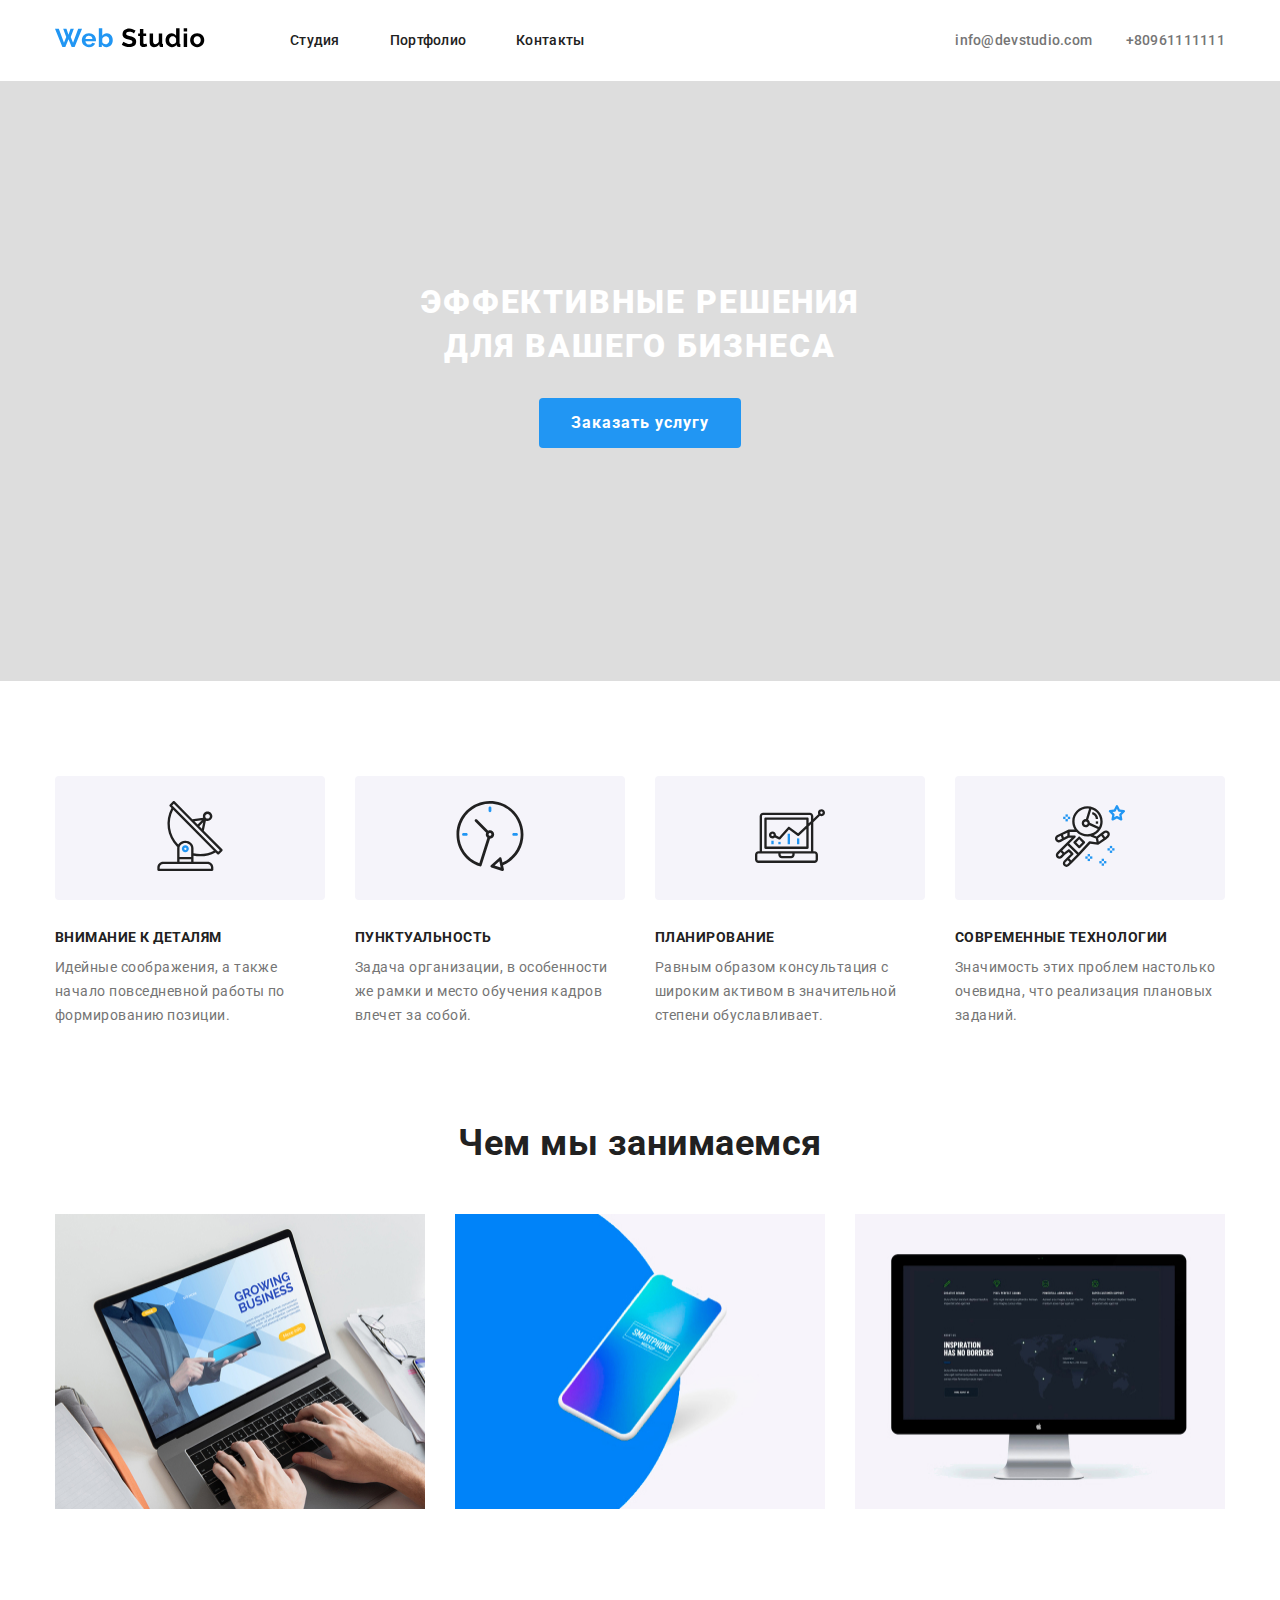
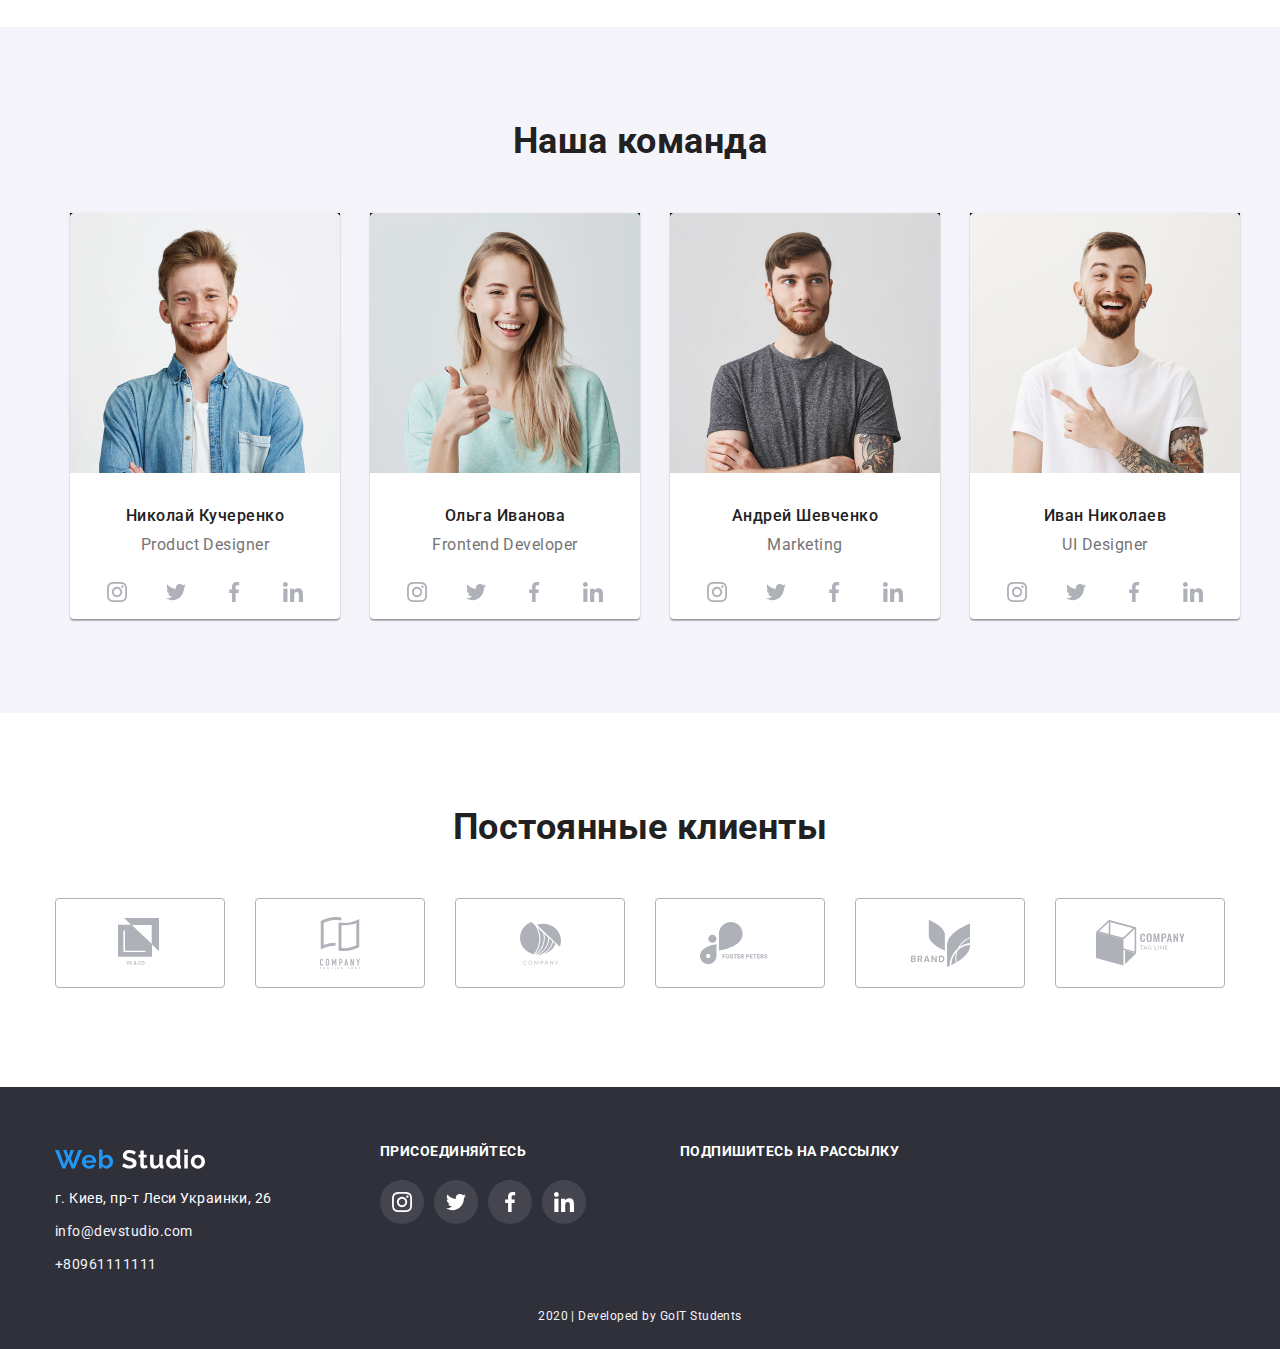
<file: index.html>
<!DOCTYPE html>
<html lang="en">
  <head>
    <meta charset="UTF-8" />
    <meta name="viewport" content="width=device-width, initial-scale=1.0" />
    <title>Web Studio</title>
    <link
      href="https://fonts.googleapis.com/css2?family=Roboto:wght@400;500;700;900&display=swap"
      rel="stylesheet"
    />
    <link rel="stylesheet" href="./css/normalize.css" />
    <link rel="stylesheet" href="./css/styles.css" />
  </head>
  <body>
    <!-- Навигация сайта -->
    <header>
      <div class="container">
        <nav class="flex-header">
          <a href="#" class="logo-header">
            <img
              src="images/logo.svg"
              alt="Web Studio"
              width="150"
              height="30"
            />
          </a>
          <ul class="flex-header">
            <li class="list-item">
              <a href="index.html" class="header-nav-link">Студия </a>
            </li>
            <li class="list-item">
              <a href="portfolio.html" class="header-nav-link">Портфолио </a>
            </li>
            <li class="list-item">
              <a href="#" class="header-nav-link">Контакты </a>
            </li>
          </ul>
          <address class="header-address">
            <a href="mailto:info@devstudio.com" class="header-nav-adress">
              info@devstudio.com
            </a>
            <a href="tel:+80961111111" class="header-nav-adress">
              +80961111111
            </a>
          </address>
        </nav>
      </div>
    </header>
    <!-- основная часть -->
    <main>
      <!-- Заказ услуг -->
      <section class="services-hero">
        <h1 class="services-text-hero item">
          эффективные решения <br />
          для вашего бизнеса
        </h1>
        <a href="#" class="services-button item"> Заказать услугу</a>
      </section>
      <!-- Преимущества -->
      <section>
        <div class="container">
          <h2 class="hide-item">Наши Преимущества</h2>
          <ul class="feature">
            <li>
              <div class="container-img">
                <img
                  src="images/antena.svg"
                  alt="antena"
                  width="70"
                  height="70"
                />
              </div>
              <h3 class="feature-title">Внимание к деталям</h3>
              <p class="feature-text">
                Идейные соображения, а также начало повседневной работы по
                формированию позиции.
              </p>
            </li>
            <li>
              <div class="container-img">
                <img
                  src="images/clock.svg"
                  alt="clock"
                  width="70"
                  height="70"
                />
              </div>
              <h3 class="feature-title">Пунктуальность</h3>
              <p class="feature-text">
                Задача организации, в особенности же рамки и место обучения
                кадров влечет за собой.
              </p>
            </li>
            <li>
              <div class="container-img">
                <img
                  src="images/diagram.svg"
                  alt="diagrama"
                  width="70"
                  height="70"
                />
              </div>
              <h3 class="feature-title">Планирование</h3>
              <p class="feature-text">
                Равным образом консультация с широким активом в значительной
                степени обуславливает.
              </p>
            </li>
            <li>
              <div class="container-img">
                <img
                  src="images/astronaunt.svg"
                  alt="astronaunt"
                  width="70"
                  height="70"
                />
              </div>
              <h3 class="feature-title">Современные технологии</h3>
              <p class="feature-text">
                Значимость этих проблем настолько очевидна, что реализация
                плановых заданий.
              </p>
            </li>
          </ul>
        </div>
      </section>
      <!-- Спектр деятельности-->
      <section class="what-are-we-doing">
        <div class="container">
          <h2 class="section-title">Чем мы занимаемся</h2>
          <ul class="what-are-we-doing-list">
            <li>
              <a href="#" class="what-are-we-doing-text">
                <img
                  src="images/desctop-apps.jpg"
                  alt="desctop-apps"
                  width="370"
                  height="295"
                />
                Десктопные приложения
              </a>
            </li>
            <li>
              <a href="#" class="what-are-we-doing-text">
                <img
                  src="images/mobile-apps.jpg"
                  alt="mobile-apps"
                  width="370"
                  height="295"
                />
                Мобильные приложения
              </a>
            </li>
            <li>
              <a href="#" class="what-are-we-doing-text">
                <img
                  src="images/design.jpg"
                  alt="design"
                  width="370"
                  height="295"
                />
                Дизайнерские решения
              </a>
            </li>
          </ul>
        </div>
      </section>
      <!-- Команда -->
      <section class="our-team">
        <div class="container">
          <h2 class="section-title">Наша команда</h2>
          <ul class="container">
            <li>
              <div class="box">
                <img
                  src="images/john-smith.jpg"
                  alt="John Smith"
                  width="270"
                  height="260"
                />
                <h3 class="our-team-title">Николай Кучеренко</h3>
                <p class="our-team-text">Product Designer</p>
                <div class="social-link">
                  <a
                    href="https://www.instagram.com"
                    target="_blank"
                    rel="noopener nofollow noreferrer"
                  >
                    <img
                      src="images/instagram1.svg"
                      alt="instagram"
                      width="44"
                      height="44"
                    />
                  </a>
                  <a
                    href="https://twitter.com"
                    target="_blank"
                    rel="noopener nofollow noreferrer"
                  >
                    <img
                      src="images/twitter.svg"
                      alt="twitter"
                      width="44"
                      height="44"
                    />
                  </a>
                  <a
                    href="https://www.facebook.com"
                    target="_blank"
                    rel="noopener nofollow noreferrer"
                  >
                    <img
                      src="images/facebook.svg"
                      alt="facebook"
                      width="44"
                      height="44"
                    />
                  </a>
                  <a
                    href="https://www.linkedin.com"
                    target="_blank"
                    rel="noopener nofollow noreferrer"
                  >
                    <img
                      src="images/linkedin.svg"
                      alt="linkedin"
                      width="44"
                      height="44"
                    />
                  </a>
                </div>
              </div>
            </li>
            <li>
              <div class="box">
                <img
                  src="images/marta-stewart.jpg"
                  alt="Marta Stewart"
                  width="270"
                  height="260"
                />
                <h3 class="our-team-title">Ольга Иванова</h3>
                <p class="our-team-text">Frontend Developer</p>
                <div class="social-link">
                  <a
                    href="https://www.instagram.com"
                    target="_blank"
                    rel="noopener nofollow noreferrer"
                  >
                    <img
                      src="images/instagram1.svg"
                      alt="instagram"
                      width="44"
                      height="44"
                    />
                  </a>
                  <a
                    href="https://twitter.com"
                    target="_blank"
                    rel="noopener nofollow noreferrer"
                  >
                    <img
                      src="images/twitter.svg"
                      alt="twitter"
                      width="44"
                      height="44"
                    />
                  </a>
                  <a
                    href="https://www.facebook.com"
                    target="_blank"
                    rel="noopener nofollow noreferrer"
                  >
                    <img
                      src="images/facebook.svg"
                      alt="facebook"
                      width="44"
                      height="44"
                    />
                  </a>
                  <a
                    href="https://www.linkedin.com"
                    target="_blank"
                    rel="noopener nofollow noreferrer"
                  >
                    <img
                      src="images/linkedin.svg"
                      alt="linkedin"
                      width="44"
                      height="44"
                    />
                  </a>
                </div>
              </div>
            </li>
            <li>
              <div class="box">
                <img
                  src="images/robert-jakis.jpg"
                  alt="Robert Jakis"
                  width="270"
                  height="260"
                />
                <h3 class="our-team-title">Андрей Шевченко</h3>
                <p class="our-team-text">Marketing</p>
                <div class="social-link">
                  <a
                    href="https://www.instagram.com"
                    target="_blank"
                    rel="noopener nofollow noreferrer"
                  >
                    <img
                      src="images/instagram1.svg"
                      alt="instagram"
                      width="44"
                      height="44"
                    />
                  </a>
                  <a
                    href="https://twitter.com"
                    target="_blank"
                    rel="noopener nofollow noreferrer"
                  >
                    <img
                      src="images/twitter.svg"
                      alt="twitter"
                      width="44"
                      height="44"
                    />
                  </a>
                  <a
                    href="https://www.facebook.com"
                    target="_blank"
                    rel="noopener nofollow noreferrer"
                  >
                    <img
                      src="images/facebook.svg"
                      alt="facebook"
                      width="44"
                      height="44"
                    />
                  </a>
                  <a
                    href="https://www.linkedin.com"
                    target="_blank"
                    rel="noopener nofollow noreferrer"
                  >
                    <img
                      src="images/linkedin.svg"
                      alt="linkedin"
                      width="44"
                      height="44"
                    />
                  </a>
                </div>
              </div>
            </li>
            <li>
              <div class="box">
                <img
                  src="images/martin-doe.jpg"
                  alt="Martin Doe"
                  width="270"
                  height="260"
                />
                <h3 class="our-team-title">Иван Николаев</h3>
                <p class="our-team-text">UI Designer</p>
                <div class="social-link">
                  <a
                    href="https://www.instagram.com"
                    target="_blank"
                    rel="noopener nofollow noreferrer"
                  >
                    <img
                      src="images/instagram1.svg"
                      alt="instagram"
                      width="44"
                      height="44"
                    />
                  </a>
                  <a
                    href="https://twitter.com"
                    target="_blank"
                    rel="noopener nofollow noreferrer"
                  >
                    <img
                      src="images/twitter.svg"
                      alt="twitter"
                      width="44"
                      height="44"
                    />
                  </a>
                  <a
                    href="https://www.facebook.com"
                    target="_blank"
                    rel="noopener nofollow noreferrer"
                  >
                    <img
                      src="images/facebook.svg"
                      alt="facebook"
                      width="44"
                      height="44"
                    />
                  </a>
                  <a
                    href="https://www.linkedin.com"
                    target="_blank"
                    rel="noopener nofollow noreferrer"
                  >
                    <img
                      src="images/linkedin.svg"
                      alt="linkedin"
                      width="44"
                      height="44"
                    />
                  </a>
                </div>
              </div>
            </li>
          </ul>
        </div>
      </section>
      <!-- Клиенты -->
      <section class="our-clients">
        <div class="container">
          <h2 class="section-title">Постоянные клиенты</h2>
          <ul class="our-clients-list">
            <li>
              <a href="#">
                <img
                  src="images/client-1.svg"
                  alt="client-1"
                  width="170"
                  height="90"
                />
              </a>
            </li>
            <li>
              <a href="#">
                <img
                  src="images/client-2.svg"
                  alt="client-2"
                  width="170"
                  height="90"
                />
              </a>
            </li>
            <li>
              <a href="#">
                <img
                  src="images/client-3.svg"
                  alt="client-3"
                  width="170"
                  height="90"
                />
              </a>
            </li>
            <li>
              <a href="#">
                <img
                  src="images/client-4.svg"
                  alt="client-4"
                  width="170"
                  height="90"
                />
              </a>
            </li>
            <li>
              <a href="#">
                <img
                  src="images/client-5.svg"
                  alt="client-5"
                  width="170"
                  height="90"
                />
              </a>
            </li>
            <li>
              <a href="#">
                <img
                  src="images/client-6.svg"
                  alt="client-6"
                  width="170"
                  height="90"
                />
              </a>
            </li>
          </ul>
        </div>
      </section>
    </main>
    <!-- подвал -->
    <footer>
      <!-- Контакты, адреса -->
      <section>
        <div class="container footer-box">
          <div class="footer-contacts">
            <h2 class="hide-item">Контакты, адреса, рассылка</h2>
            <a href="#">
              <img
                src="images/logo2.svg"
                alt="Web Studio"
                width="150"
                height="30"
              />
            </a>
            <address>
              <ul>
                <li class="item">
                  <a
                    href="https://www.google.com/maps/place/бул.+Леси+Украинки,+26,+Киев,+02000/data=!4m2!3m1!1s0x40d4cf0e033ecbe9:0x57a4dffefec77da0?sa=X&ved=2ahUKEwjTxvzg49PpAhVElosKHf4JD2gQ8gEwAHoECAsQAQ"
                    target="_blank"
                    rel="noopener nofollow noreferrer"
                    class="footer-adress-map"
                    >г. Киев, пр-т Леси Украинки, 26</a
                  >
                </li>
                <li class="item">
                  <a
                    href="mailto:info@devstudio.com"
                    class="footer-adress-link"
                  >
                    info@devstudio.com
                  </a>
                </li>
                <li class="item">
                  <a href="tel:+80961111111" class="footer-adress-link item">
                    +80961111111</a
                  >
                </li>
              </ul>
            </address>
          </div>
          <!-- Социальные сети -->
          <div class="footer-social-link">
            <p class="footer-titles">присоединяйтесь</p>
            <ul class="footer-social-pages">
              <li>
                <a
                  href="https://www.instagram.com"
                  target="_blank"
                  rel="noopener nofollow noreferrer"
                >
                  <img
                    src="images/instagram2.svg"
                    alt="instagram"
                    width="44"
                    height="44"
                  />
                </a>
              </li>
              <li>
                <a
                  href="https://twitter.com"
                  target="_blank"
                  rel="noopener nofollow noreferrer"
                >
                  <img
                    src="images/twitter2.svg"
                    alt="twitter"
                    width="44"
                    height="44"
                  />
                </a>
              </li>
              <li>
                <a
                  href="https://www.facebook.com"
                  target="_blank"
                  rel="noopener nofollow noreferrer"
                >
                  <img
                    src="images/facebook2.svg"
                    alt="facebook"
                    width="44"
                    height="44"
                  />
                </a>
              </li>
              <li>
                <a
                  href="https://www.linkedin.com"
                  target="_blank"
                  rel="noopener nofollow noreferrer"
                >
                  <img
                    src="images/linkedin2.svg"
                    alt="linkedin"
                    width="44"
                    height="44"
                  />
                </a>
              </li>
            </ul>
          </div>
          <!-- рассылка -->
          <div class="mailing">
            <p class="footer-titles">Подпишитесь на рассылку</p>
          </div>
        </div>
      </section>
      <p class="footer-copyright">2020 | Developed by GoIT Students</p>
    </footer>
  </body>
</html>
</file>
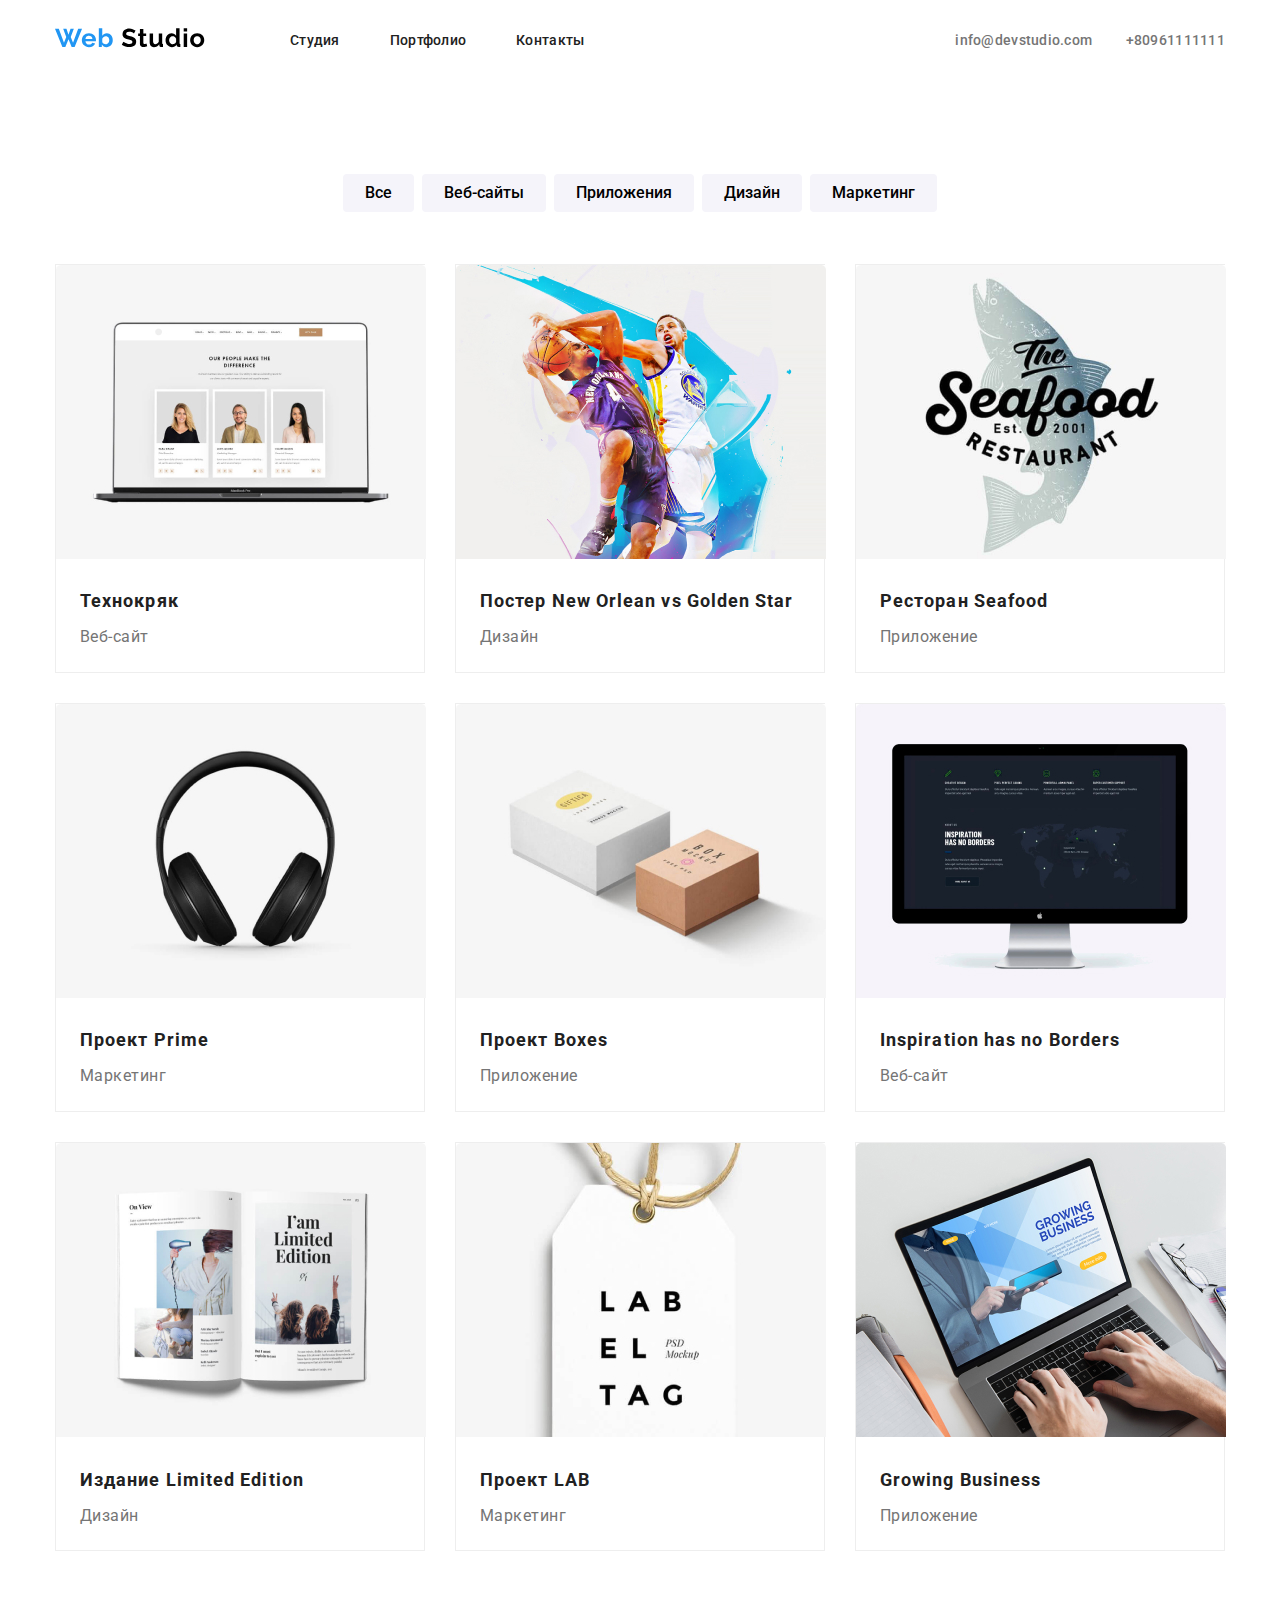
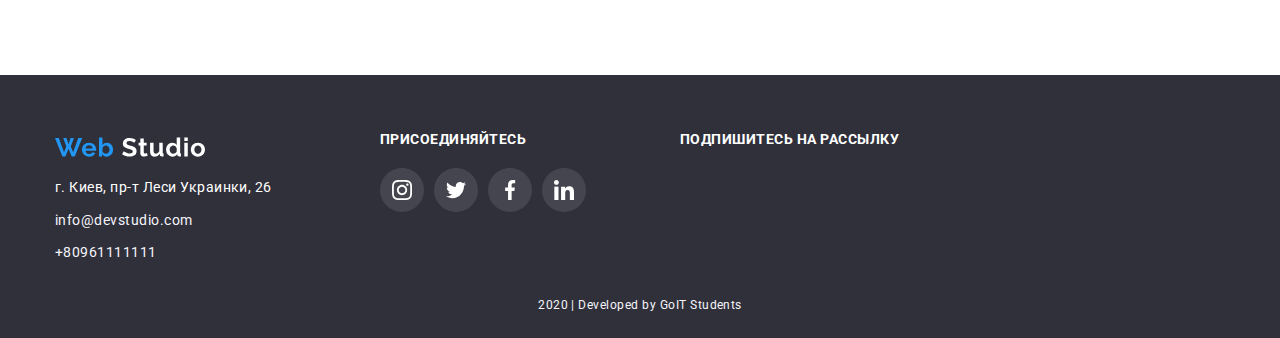
<file: portfolio.html>
<!DOCTYPE html>
<html lang="en">
  <head>
    <meta charset="UTF-8" />
    <meta name="viewport" content="width=device-width, initial-scale=1.0" />
    <title>Портфолио</title>
    <link
      href="https://fonts.googleapis.com/css2?family=Roboto:wght@400;500;700;900&display=swap"
      rel="stylesheet"
    />
    <link rel="stylesheet" href="./css/normalize.css" />
    <link rel="stylesheet" href="./css/styles.css" />
  </head>

  <body>
    <!-- Навигация сайта -->
    <header>
      <nav class="container flex-header">
        <a href="#" class="logo-header">
          <img src="images/logo.svg" alt="Web Studio" width="150" height="30" />
        </a>
        <ul class="flex-header">
          <li class="list-item">
            <a href="index.html" class="header-nav-link">Студия </a>
          </li>
          <li class="list-item">
            <a href="portfolio.html" class="header-nav-link">Портфолио </a>
          </li>
          <li class="list-item">
            <a href="#" class="header-nav-link">Контакты </a>
          </li>
        </ul>
        <address class="header-address">
          <a href="mailto:info@devstudio.com" class="header-nav-adress">
            info@devstudio.com
          </a>
          <a href="tel:+80961111111" class="header-nav-adress">
            +80961111111
          </a>
        </address>
      </nav>
    </header>
    <main>
      <section class="container portfolio-box">
        <h1 class="hide-item">Портфолио студии</h1>
        <!-- фильтр секции -->
        <ul class="filters-flex">
          <li>
            <button type="button" class="filters-button">
              Все
            </button>
          </li>
          <li>
            <button type="button" class="filters-button">
              Веб-сайты
            </button>
          </li>
          <li>
            <button type="button" class="filters-button">
              Приложения
            </button>
          </li>
          <li>
            <button type="button" class="filters-button">
              Дизайн
            </button>
          </li>
          <li>
            <button type="button" class="filters-button">
              Маркетинг
            </button>
          </li>
        </ul>
        <!-- Контент секции -->
        <ul class="portfolio">
          <li>
            <a href="#">
              <div>
                <img src="./images/project1.jpg" alt="project1" />
                <p class="main-content-text-target hide-item">
                  Технокряк это современная площадка распространения
                  коронавируса. Компании используют эту платформу для цифрового
                  шпионажа и атак на защищённые сервера конкурентов.
                </p>
              </div>
              <div>
                <h3 class="main-content-headers">Технокряк</h3>
                <p class="main-content-text">Веб-сайт</p>
              </div>
            </a>
          </li>
          <li>
            <a href="#">
              <div>
                <img src="./images/project2.jpg" alt="project2" />
                <p class="main-content-text-target hide-item">
                  Технокряк это современная площадка распространения
                  коронавируса. Компании используют эту платформу для цифрового
                  шпионажа и атак на защищённые сервера конкурентов.
                </p>
              </div>
              <div>
                <h3 class="main-content-headers">
                  Постер New Orlean vs Golden Star
                </h3>
                <p class="main-content-text">Дизайн</p>
              </div>
            </a>
          </li>
          <li>
            <a href="#">
              <div>
                <img src="./images/project3.jpg" alt="project3" />
                <p class="main-content-text-target hide-item">
                  Технокряк это современная площадка распространения
                  коронавируса. Компании используют эту платформу для цифрового
                  шпионажа и атак на защищённые сервера конкурентов.
                </p>
              </div>
              <div>
                <h3 class="main-content-headers">Ресторан Seafood</h3>
                <p class="main-content-text">Приложение</p>
              </div>
            </a>
          </li>
          <li>
            <a href="#">
              <div>
                <img src="./images/project4.jpg" alt="project4" />
                <p class="main-content-text-target hide-item">
                  Технокряк это современная площадка распространения
                  коронавируса. Компании используют эту платформу для цифрового
                  шпионажа и атак на защищённые сервера конкурентов.
                </p>
              </div>
              <div>
                <h3 class="main-content-headers">Проект Prime</h3>
                <p class="main-content-text">Маркетинг</p>
              </div>
            </a>
          </li>
          <li>
            <a href="#">
              <div>
                <img src="./images/project5.jpg" alt="project5" />
                <p class="main-content-text-target hide-item">
                  Технокряк это современная площадка распространения
                  коронавируса. Компании используют эту платформу для цифрового
                  шпионажа и атак на защищённые сервера конкурентов.
                </p>
              </div>
              <div>
                <h3 class="main-content-headers">Проект Boxes</h3>
                <p class="main-content-text">Приложение</p>
              </div>
            </a>
          </li>
          <li>
            <a href="#">
              <div>
                <img src="./images/project6.jpg" alt="project6" />
                <p class="main-content-text-target hide-item">
                  Технокряк это современная площадка распространения
                  коронавируса. Компании используют эту платформу для цифрового
                  шпионажа и атак на защищённые сервера конкурентов.
                </p>
              </div>
              <div>
                <h3 class="main-content-headers">Inspiration has no Borders</h3>
                <p class="main-content-text">Веб-сайт</p>
              </div>
            </a>
          </li>
          <li>
            <a href="#">
              <div>
                <img src="./images/project7.jpg" alt="project7" />
                <p class="main-content-text-target hide-item">
                  Технокряк это современная площадка распространения
                  коронавируса. Компании используют эту платформу для цифрового
                  шпионажа и атак на защищённые сервера конкурентов.
                </p>
              </div>
              <div>
                <h3 class="main-content-headers">Издание Limited Edition</h3>
                <p class="main-content-text">Дизайн</p>
              </div>
            </a>
          </li>
          <li>
            <a href="#">
              <div>
                <img src="./images/project8.jpg" alt="project8" />
                <p class="main-content-text-target hide-item">
                  Технокряк это современная площадка распространения
                  коронавируса. Компании используют эту платформу для цифрового
                  шпионажа и атак на защищённые сервера конкурентов.
                </p>
              </div>
              <div>
                <h3 class="main-content-headers">Проект LAB</h3>
                <p class="main-content-text">Маркетинг</p>
              </div>
            </a>
          </li>
          <li>
            <a href="#">
              <div>
                <img src="./images/project9.jpg" alt="project9" />
                <p class="main-content-text-target hide-item">
                  Технокряк это современная площадка распространения
                  коронавируса. Компании используют эту платформу для цифрового
                  шпионажа и атак на защищённые сервера конкурентов.
                </p>
              </div>
              <div>
                <h3 class="main-content-headers">Growing Business</h3>
                <p class="main-content-text">Приложение</p>
              </div>
            </a>
          </li>
        </ul>
      </section>
    </main>
    <footer>
      <!-- Контакты, адреса -->
      <section>
        <div class="container footer-box">
          <div class="footer-contacts">
            <h2 class="hide-item">Контакты, адреса, рассылка</h2>
            <a href="#">
              <img
                src="images/logo2.svg"
                alt="Web Studio"
                width="150"
                height="30"
              />
            </a>
            <address>
              <ul>
                <li class="item">
                  <a
                    href="https://www.google.com/maps/place/бул.+Леси+Украинки,+26,+Киев,+02000/data=!4m2!3m1!1s0x40d4cf0e033ecbe9:0x57a4dffefec77da0?sa=X&ved=2ahUKEwjTxvzg49PpAhVElosKHf4JD2gQ8gEwAHoECAsQAQ"
                    target="_blank"
                    rel="noopener nofollow noreferrer"
                    class="footer-adress-map"
                    >г. Киев, пр-т Леси Украинки, 26</a
                  >
                </li>
                <li class="item">
                  <a
                    href="mailto:info@devstudio.com"
                    class="footer-adress-link"
                  >
                    info@devstudio.com
                  </a>
                </li>
                <li class="item">
                  <a href="tel:+80961111111" class="footer-adress-link item">
                    +80961111111</a
                  >
                </li>
              </ul>
            </address>
          </div>
          <!-- Социальные сети -->
          <div class="footer-social-link">
            <p class="footer-titles">присоединяйтесь</p>
            <ul class="footer-social-pages">
              <li>
                <a
                  href="https://www.instagram.com"
                  target="_blank"
                  rel="noopener nofollow noreferrer"
                >
                  <img
                    src="images/instagram2.svg"
                    alt="instagram"
                    width="44"
                    height="44"
                  />
                </a>
              </li>
              <li>
                <a
                  href="https://twitter.com"
                  target="_blank"
                  rel="noopener nofollow noreferrer"
                >
                  <img
                    src="images/twitter2.svg"
                    alt="twitter"
                    width="44"
                    height="44"
                  />
                </a>
              </li>
              <li>
                <a
                  href="https://www.facebook.com"
                  target="_blank"
                  rel="noopener nofollow noreferrer"
                >
                  <img
                    src="images/facebook2.svg"
                    alt="facebook"
                    width="44"
                    height="44"
                  />
                </a>
              </li>
              <li>
                <a
                  href="https://www.linkedin.com"
                  target="_blank"
                  rel="noopener nofollow noreferrer"
                >
                  <img
                    src="images/linkedin2.svg"
                    alt="linkedin"
                    width="44"
                    height="44"
                  />
                </a>
              </li>
            </ul>
          </div>
          <!-- рассылка -->
          <div class="mailing">
            <p class="footer-titles">Подпишитесь на рассылку</p>
          </div>
        </div>
      </section>
      <p class="footer-copyright">2020 | Developed by GoIT Students</p>
    </footer>
  </body>
</html>
</file>
<file: css/styles.css>
/* color: #212121; - основной чорный 
    color: #757575; - вторичный чорный
    color: #FFFFFF; - основной белый
    color: rgba(255, 255, 255, 0.6); - вторичный белый 
    background: #F5F4FA; - фон окна
    color: #2196F3; - ховер ефект
    - */
/* ---глобальные селекторы---- */
html {
  box-sizing: border-box;
}
*,
*::before,
*::after {
  margin: 0;
  padding: 0;
  box-sizing: inherit;
}
a {
  text-decoration: none;
}
li {
  list-style-type: none;
}
body {
  color: #212121;
  font-family: Roboto, sans-serif;
  letter-spacing: 0.03em;
}
.hide-item {
  display: none;
}
footer {
  background-color: #2f303a;
}
:root {
  --main-color-black: #212121;
  --sub-main-color-black: #757575;
  --main-color-white: #ffffff;
  --sub-main-color-white: #f5f4fa;
  --hover-color: #2196f3;
}
.container {
  width: 1200px;
  padding-left: 15px;
  padding-right: 15px;
  margin-left: auto;
  margin-right: auto;
}
ul {
  margin: 0;
  padding: 0;
}
/* ----Селекторы header----  */
/* Селекторы навигации */
.flex-header {
  display: flex;
  align-items: center;
  height: 81px;
}
.flex-header address {
  margin-left: auto;
}
.flex-header ul {
  margin-left: 85px;
  padding: 0;
}
.flex-header li:not(:first-child) {
  margin-left: 50px;
}
.header-address a:not(:first-child) {
  margin-left: 30px;
}
.header-nav-link {
  font-weight: 500;
  font-size: 14px;
  line-height: 1.14;
  letter-spacing: 0.02em;
  color: var(--main-color-black);
}
.header-nav-link:hover,
.header-nav-link:focus {
  color: var(--hover-color);
}
/* Селекторы адреса */
.header-nav-adress {
  font-style: normal;
  font-weight: 500;
  font-size: 14px;
  line-height: 1.14;
  letter-spacing: 0.02em;
  color: var(--sub-main-color-black);
}
.header-nav-adress:hover,
.header-nav-adress:focus {
  color: var(--hover-color);
}
/* ----Селекторы footer---- */
.footer-box {
  display: flex;
  padding-top: 57px;
  padding-bottom: 28px;
}
.footer-box div + div {
  margin-left: 94px;
}
.footer-contacts .item {
  width: 231px;
  margin-top: 9px;
}
.footer-social-link {
  width: 206px;
}
.footer-titles {
  font-style: normal;
  font-weight: 700;
  font-size: 14px;
  line-height: 1.14;
  text-transform: uppercase;
  color: var(--main-color-white);
}
/* Контакты и адреса */
.footer-adress-link {
  margin-top: 9px;
  font-style: normal;
  font-size: 14px;
  line-height: 1.7;
  color: var(--sub-main-color-white);
}
.footer-adress-map {
  font-style: normal;
  font-size: 14px;
  line-height: 1.7;
  color: var(--main-color-white);
}
.footer-social-pages {
  display: flex;
  margin-top: 20px;
}
.footer-social-pages li + li {
  margin-left: 10px;
}
.footer-copyright {
  margin-bottom: 0;
  padding-bottom: 21px;
  font-style: normal;
  font-size: 12px;
  line-height: 2;
  text-align: center;
  color: var(--sub-main-color-white);
}
/* рассылка */
.mailing {
  width: 570px;
}
/* ----селекторы страницы Index.html----- */
.section-title {
  margin-top: 0px;
  margin-bottom: 50px;

  font-weight: 700;
  font-size: 36px;
  line-height: 1.16;
  text-align: center;
  color: var(--main-color-black);
}
/*  services hero селеткторы*/
/* Селекторы секции заказа услуг */
.services-hero {
  height: 600px;
  padding-top: 200px;

  text-align: center;
  background-color: #96969652; /* временный цвет для удобства */
}

.services-text-hero {
  margin-top: 0px;
  margin-bottom: 30px;

  font-weight: 900;
  line-height: 1.36;
  text-align: center;
  letter-spacing: 0.06em;
  text-transform: uppercase;
  color: var(--main-color-white);
}
.services-button {
  display: inline-block;
  min-width: 200px;
  padding: 10px 32px;

  font-weight: 700;
  border-radius: 4px;
  font-size: 16px;
  line-height: 1.87;
  text-align: center;
  letter-spacing: 0.06em;
  color: var(--main-color-white);
  background-color: var(--hover-color);
}
/* Селекторы секции преимущества */
.feature {
  display: flex;
  padding-top: 95px;
}
.feature li {
  width: 270px;
}
.feature li + li {
  margin-left: 30px;
}
.feature-title {
  margin-bottom: 10px;

  font-weight: 700;
  font-size: 14px;
  line-height: 1.14;
  text-transform: uppercase;
}
.feature-text {
  font-weight: 400;
  font-size: 14px;
  line-height: 1.7;
  color: var(--sub-main-color-black);
}
.container-img {
  display: block;
  margin-bottom: 30px;
  padding: 25px 100px;
  border-radius: 4px;
  text-align: center;
  background-color: var(--sub-main-color-white);
}
/* Селекторы секции чем мы занимаемся */
.what-are-we-doing {
  padding-top: 95px;
  padding-bottom: 95px;
}
.what-are-we-doing-list {
  width: 370px;
}
.what-are-we-doing-text {
  font-weight: 700;
  font-size: 14px;
  line-height: 1.14;
  text-transform: uppercase;
  color: var(--main-color-white);
}
.what-are-we-doing ul {
  display: flex;
}
.what-are-we-doing li + li {
  padding-left: 30px;
}
/* Селекторы секции наша команда */
.our-team {
  background-color: #f5f4fa;
  padding-top: 94px;
  padding-bottom: 94px;
}
.our-team ul {
  display: flex;
}
.our-team .box {
  background-color: var(--main-color-white);
  box-shadow: 0px 2px 1px rgba(0, 0, 0, 0.2), 0px 1px 1px rgba(0, 0, 0, 0.14),
    0px 1px 3px rgba(0, 0, 0, 0.12);
  border-radius: 0px 0px 4px 4px;
}
.our-team li {
  width: 270px;
}
.our-team li + li {
  margin-left: 30px;
}
.our-team-title {
  margin-top: 30px;
  margin-bottom: 10px;

  font-weight: 500;
  font-size: 16px;
  line-height: 1.18;
  text-align: center;
  color: var(--main-color-black);
}
.our-team-text {
  margin-bottom: 15px;

  font-weight: 400;
  font-size: 16px;
  line-height: 1.18;
  text-align: center;
  color: var(--sub-main-color-black);
}
.social-link {
  text-align: center;
}
.social-link a + a {
  margin-left: 10px;
}
/* постоянные клиенты */
.our-clients {
  padding-top: 94px;
  padding-bottom: 94px;
}
.our-clients ul {
  display: flex;
}
.our-clients li + li {
  margin-left: 30px;
}
/* ----Селекторы страницы portfolio.html---- */
.portfolio-box {
  padding-top: 93px;
  padding-bottom: 94px;
}
/* секция фильтров */
.filters-flex {
  display: flex;
  justify-content: center;
  margin-bottom: 52px;
}
.filters-flex li + li {
  margin-left: 8px;
}
.filters-button {
  background-color: #f5f4fa;
  padding: 6px 22px;
  border-radius: 4px;
  border: none;
  font-weight: 500;
  font-size: 16px;
  line-height: 1.62;
}
.filters-button:hover,
.filters-button:focus {
  background-color: var(--hover-color);
  color: var(--main-color-white);
  border-radius: 4px;
  border: none;
}
/* секция контента */
.portfolio {
  display: flex;
  flex-wrap: wrap;
}
.portfolio li {
  width: 370px;
  margin-right: 30px;
  margin-bottom: 30px;
  border: 1px solid #eeeeee;
}
.portfolio li:nth-child(3n) {
  margin-right: 0;
}

.main-content-headers {
  margin-top: 20px;
  padding-left: 24px;
  font-weight: 700;
  font-size: 18px;
  line-height: 2;
  letter-spacing: 0.06em;
  color: var(--main-color-black);
}
.main-content-text {
  margin-top: 4px;
  margin-bottom: 20px;
  padding-left: 24px;

  font-size: 16px;
  line-height: 1.8;
  color: var(--sub-main-color-black);
}
.main-content-text-target {
  font-size: 18px;
  line-height: 1.5;
  color: var(--main-color-white);
}
</file>
